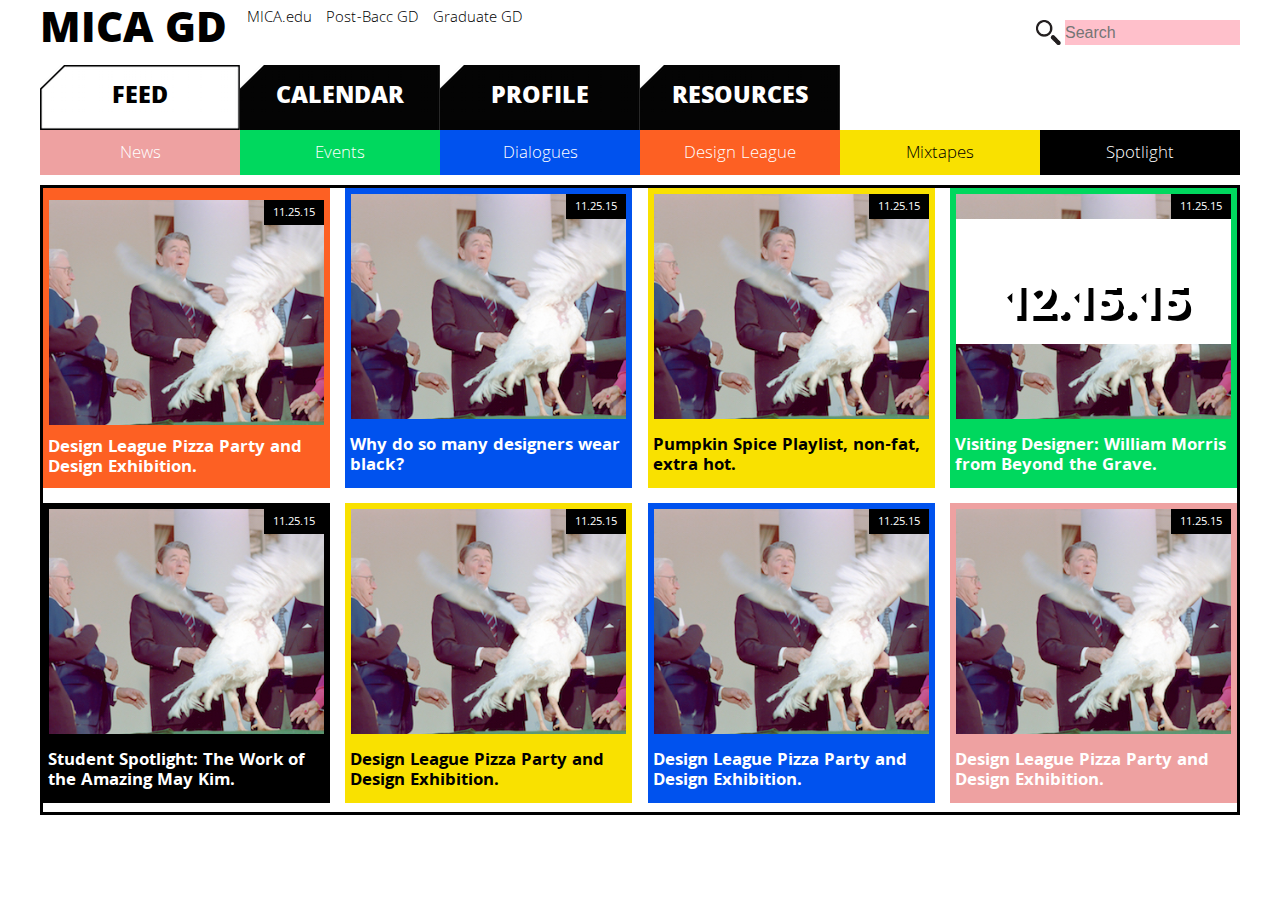
<file: index.html>
<!doctype html>
<html class="no-js" lang="">
  <head>
    <meta charset="utf-8">
    <meta http-equiv="x-ua-compatible" content="ie=edge">
    <title></title>
    <meta name="description" content="">
    <meta name="viewport" content="width=device-width, initial-scale=1">
<link href='https://fonts.googleapis.com/css?family=Khula:400,800,700,600,300' rel='stylesheet' type='text/css'>
    <link rel="apple-touch-icon" href="apple-touch-icon.png">
    <!-- Place favicon.ico in the root directory -->

    <!--
    @NOTE Choose a "reset" stylesheet
    I've enabled santize by default, but you can also choose
    Normalize
    Eric Meyer's Reset
    -->
    <link rel="stylesheet" href="css/sanitize.css">
    <!-- <link rel="stylesheet" href="css/vendor/normalize.css"> -->
    <!-- <link rel="stylesheet" href="css/vendor/reset.css"> -->

    <!--
    @NOTE Enable Skeleton's Grid
    -->
    <!-- <link rel="stylesheet" href="css/vendor/skeleton.css"> -->

    <!--
    @NOTE Enable Boilerplate's helpers
    This include some simple utility classes
    -->
    <!-- <link rel="stylesheet" href="css/vendor/boilerplate.css"> -->

    <!--
    @NOTE Enable Skeleton's basic styling
    This styles things like buttons and tables.
    -->
    <!-- <link rel="stylesheet" href="css/vendor/skeleton-styles.css"> -->


    <link rel="stylesheet" href="css/main.css">

    <!-- Modernizr detects a browsers different capabilities -->
    <script src="js/vendor/modernizr-2.8.3.min.js"></script>
  </head>
  <body>
   <div class="header">
       
         <div class="topcontainer"><div class="logo">MICA GD</div><div class="extnav"><ul><li>MICA.edu</li><li>Post-Bacc GD</li><li>Graduate GD</li></ul></div><div class="search">
    
        <form>
            <input type="button">
            <input type="search" placeholder="Search">
             

        </form>
    
    


</div></div>
         <div class="mainnav">
            <div class="mainbuttonwhite">FEED</div>
            <div class="mainbuttonblack">CALENDAR</div>
            <div class="mainbuttonblack">PROFILE</div>
            <div class="mainbuttonblack">RESOURCES</div>

         </div>
         <div class="filternav">
            <div class="filterbutton pink">News</div>
            <div class="filterbutton green">Events</div>
            <div class="filterbutton blue">Dialogues</div>
            <div class="filterbutton red">Design League</div>
            <div class="filterbutton yellow">Mixtapes</div>
            <div class="filterbutton black">Spotlight</div>
        </div>
         
         <div class="socialmedia"></div>
</div>
<div class="container">



<div class="contentcontainer">
<div class="contentbox red">
    <a href="EventPage.html"><div class="contentimage"></a><div class="contentdate">11.25.15</div></div>
<div class="contenttitle">Design League Pizza Party and Design Exhibition.</div>

</div>

<div class="contentbox blue">
     <div class="contentimage"><div class="contentdate">11.25.15</div></div>
<div class="contenttitle">Why do so many designers wear black?</div>

</div>

<div class="contentbox yellow">
     <div class="contentimage"><div class="contentdate">11.25.15</div></div>
<div class="contenttitle">Pumpkin Spice Playlist, non-fat, extra hot.</div>

</div>



<div class="contentbox green">
     <div class="contentimage"><div class="contentdate">11.25.15</div><div class="eventdate">12.15.15</div></div>
<div class="contenttitle">Visiting Designer: William Morris from Beyond the Grave.</div>

</div>

<div class="contentbox black">
     <div class="contentimage"><div class="contentdate">11.25.15</div></div>
<div class="contenttitle">Student Spotlight: The Work of the Amazing May Kim.</div>

</div>

<div class="contentbox yellow">
     <div class="contentimage"><div class="contentdate">11.25.15</div></div>
<div class="contenttitle">Design League Pizza Party and Design Exhibition.</div>

</div>

<div class="contentbox blue">
     <div class="contentimage"><div class="contentdate">11.25.15</div></div>
<div class="contenttitle">Design League Pizza Party and Design Exhibition.</div>

</div>

<div class="contentbox pink">
     <div class="contentimage"><div class="contentdate">11.25.15</div></div>
<div class="contenttitle">Design League Pizza Party and Design Exhibition.</div>

</div>

<div class="contentbox red">
     <div class="contentimage"><div class="contentdate">11.25.15</div></div>
<div class="contenttitle">Design League Pizza Party and Design Exhibition.</div>



</div>


</div>
</div>


</div>




</div>
   
  </body>
</html>
</file>
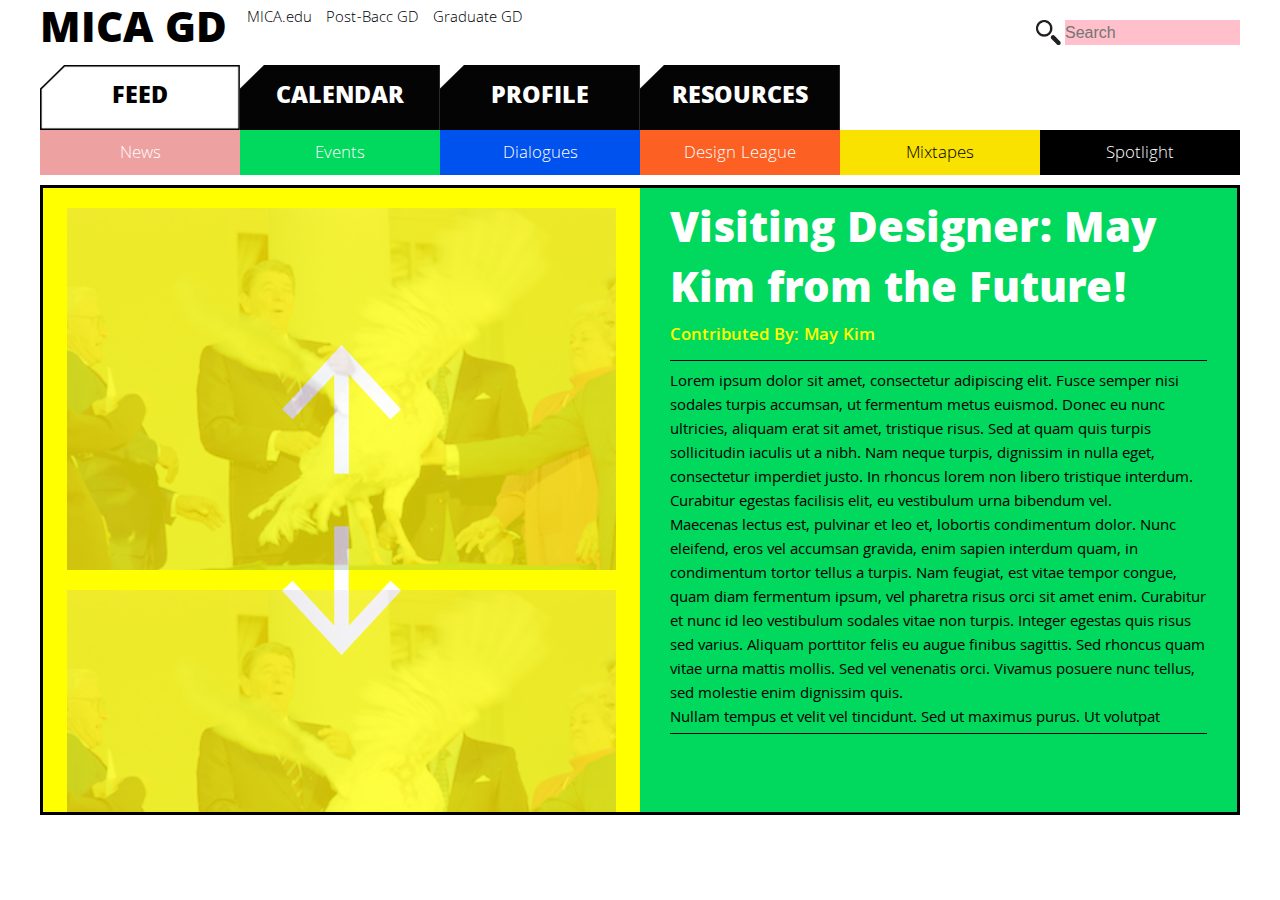
<file: EventPage.html>
<!doctype html>
<html class="no-js" lang="">
  <head>
    <meta charset="utf-8">
    <meta http-equiv="x-ua-compatible" content="ie=edge">
    <title></title>
    <meta name="description" content="">
    <meta name="viewport" content="width=device-width, initial-scale=1">
<link href='https://fonts.googleapis.com/css?family=Khula:400,800,700,600,300' rel='stylesheet' type='text/css'>
    <link rel="apple-touch-icon" href="apple-touch-icon.png">
    <!-- Place favicon.ico in the root directory -->

    <!--
    @NOTE Choose a "reset" stylesheet
    I've enabled santize by default, but you can also choose
    Normalize
    Eric Meyer's Reset
    -->
    <link rel="stylesheet" href="css/sanitize.css">
    <!-- <link rel="stylesheet" href="css/vendor/normalize.css"> -->
    <!-- <link rel="stylesheet" href="css/vendor/reset.css"> -->

    <!--
    @NOTE Enable Skeleton's Grid
    -->
    <!-- <link rel="stylesheet" href="css/vendor/skeleton.css"> -->

    <!--
    @NOTE Enable Boilerplate's helpers
    This include some simple utility classes
    -->
    <!-- <link rel="stylesheet" href="css/vendor/boilerplate.css"> -->

    <!--
    @NOTE Enable Skeleton's basic styling
    This styles things like buttons and tables.
    -->
    <!-- <link rel="stylesheet" href="css/vendor/skeleton-styles.css"> -->


    <link rel="stylesheet" href="css/EventPage.css">

    <!-- Modernizr detects a browsers different capabilities -->
    <script src="js/vendor/modernizr-2.8.3.min.js"></script>
  </head>
  <body>
   <div class="header">
       
         <div class="topcontainer"><div class="logo">MICA GD</div><div class="extnav"><ul><li>MICA.edu</li><li>Post-Bacc GD</li><li>Graduate GD</li></ul></div><div class="search">
    
        <form>
            <input type="button">
            <input type="search" placeholder="Search">
             

        </form>
    
   


</div></div>
         <div class="mainnav">
            <div class="mainbuttonwhite"><a href="" class="blacklink">FEED</a></div>
            <div class="mainbuttonblack"><a href="" class="whitelink">CALENDAR</a></div>
            <div class="mainbuttonblack"><a href="" class="whitelink">PROFILE</a></div>
            <div class="mainbuttonblack"><a href="" class="whitelink">RESOURCES</a></div>

         </div>
         <div class="filternav">
            <div class="filterbutton pink">News</div>
            <div class="filterbutton green">Events</div>
            <div class="filterbutton blue">Dialogues</div>
            <div class="filterbutton red">Design League</div>
            <div class="filterbutton yellow">Mixtapes</div>
            <div class="filterbutton black">Spotlight</div>
        </div>
         
         <div class="socialmedia"></div>
</div>


<div class="container">



<div class="leftContainer">
    <img src="img/reagan.jpg">
      <img src="img/reagan.jpg">
        <img src="img/reagan.jpg">
          <img src="img/reagan.jpg">
            <img src="img/reagan.jpg">

</div>

<div class="rightContainer">

    <div class="title">Visiting Designer: May Kim from the Future!</div>
    <div class="contributor">Contributed By:  May Kim<br></div>
    <div class="contenttext"><p>Lorem ipsum dolor sit amet, consectetur adipiscing elit. Fusce semper nisi sodales turpis accumsan, ut fermentum metus euismod. Donec eu nunc ultricies, aliquam erat sit amet, tristique risus. Sed at quam quis turpis sollicitudin iaculis ut a nibh. Nam neque turpis, dignissim in nulla eget, consectetur imperdiet justo. In rhoncus lorem non libero tristique interdum. Curabitur egestas facilisis elit, eu vestibulum urna bibendum vel.

        <P> Maecenas lectus est, pulvinar et leo et, lobortis condimentum dolor. Nunc eleifend, eros vel accumsan gravida, enim sapien interdum quam, in condimentum tortor tellus a turpis. Nam feugiat, est vitae tempor congue, quam diam fermentum ipsum, vel pharetra risus orci sit amet enim. Curabitur et nunc id leo vestibulum sodales vitae non turpis. Integer egestas quis risus sed varius. Aliquam porttitor felis eu augue finibus sagittis. Sed rhoncus quam vitae urna mattis mollis. Sed vel venenatis orci. Vivamus posuere nunc tellus, sed molestie enim dignissim quis.

<p>Nullam tempus et velit vel tincidunt. Sed ut maximus purus. Ut volutpat viverra massa, ac semper nisi imperdiet in. In tempus magna feugiat mollis euismod. Phasellus lacinia est orci, ut tincidunt ipsum laoreet ac. Pellentesque tincidunt mollis aliquet. Curabitur et dolor ut elit sagittis egestas vel nec mi. Ut pulvinar libero et ullamcorper luctus. Cras quis velit ex. Mauris rhoncus sollicitudin iaculis. In sollicitudin pulvinar metus at rhoncus. Nam facilisis posuere ipsum non maximus. Morbi fermentum felis at ligula mollis, eget gravida massa venenatis.</div>



</div>


</div>


</div>
   
  </body>
</html>
</file>
<file: css/sanitize.css>
/*
# sanitize.css
Render elements consistently. Style with best practices.

sanitize.css makes browsers render elements consistently and allows you to style with today’s best practices out-of-the-box.
CSS inheritance is assigned universally so that styles cascade naturally and consistently. Wherever possible, the box model operates more intuitively.

Every normalization and opinionated default is carefully documented. Visit the GitHub page to learn more about these optimizations and others.
 */
/*! sanitize.css | CC0 Public Domain | github.com/jonathantneal/sanitize.css */
pre,textarea{overflow:auto}
:root,[aria-disabled]{cursor:default}
[hidden],audio:not([controls]),template{display:none}
button{overflow:visible}
details,main,summary{display:block}
input[type=number]{width:auto}
input[type=search]{-webkit-appearance:textfield}
input[type=search]::-webkit-search-cancel-button,input[type=search]::-webkit-search-decoration{-webkit-appearance:none}
progress{display:inline-block}
small{font-size:75%}
textarea{resize:vertical}
*,::after,::before{box-sizing:inherit;border-style:solid;border-width:0}
*{background-color:inherit;font-size:inherit;line-height:inherit;margin:0;padding:0}
::after,::before{text-decoration:inherit;vertical-align:inherit}
:root{-ms-overflow-style:-ms-autohiding-scrollbar;overflow-y:scroll;-webkit-text-size-adjust:100%;box-sizing:border-box;font:1pc/1.5 sans-serif;text-rendering:optimizeLegibility}
html{background-color:#FFF;color:#000}
a{text-decoration:none}
audio,canvas,iframe,img,svg,video{vertical-align:middle}
button,input,select,textarea{background-color:transparent;color:inherit;font-family:inherit;font-style:inherit;font-weight:inherit}
[type=number],[type=search],[type=submit],[type=tel],[type=text],[type=time],[type=url],[type=week],[type=button],[type=date],[type=datetime],[type=datetime-local],[type=email],[type=month],[type=password],[type=reset],button,select,textarea{min-height:1.5em}
code,kbd,pre,samp{font-family:monospace,monospace}
nav ol,nav ul{list-style:none}
select{-moz-appearance:none;-webkit-appearance:none}
select::-ms-expand{display:none}
select::-ms-value{color:currentColor}
table{border-collapse:collapse;border-spacing:0}
::selection{background-color:#B3D4FC;text-shadow:none}
[aria-busy=true]{cursor:progress}
[aria-controls]{cursor:pointer}
[hidden][aria-hidden=false]{clip:rect(0 0 0 0);display:inherit;position:absolute}
[hidden][aria-hidden=false]:focus{clip:auto}
/*# sourceMappingURL=sanitize.css.map */
</file>
<file: css/vendor/skeleton.css>
/*
* Skeleton V2.0.4
* Copyright 2014, Dave Gamache
* www.getskeleton.com
* Free to use under the MIT license.
* http://www.opensource.org/licenses/mit-license.php
* 12/29/2014
*/


/* Table of contents
––––––––––––––––––––––––––––––––––––––––––––––––––
- Grid
- Base Styles
- Typography
- Links
- Buttons
- Forms
- Lists
- Code
- Tables
- Spacing
- Utilities
- Clearing
- Media Queries
*/


/* Grid
–––––––––––––––––––––––––––––––––––––––––––––––––– */
.container {
  position: relative;
  width: 100%;
  max-width: 960px;
  margin: 0 auto;
  padding: 0 20px;
  box-sizing: border-box; }
.column,
.columns {
  width: 100%;
  float: left;
  box-sizing: border-box; }

/* For devices larger than 400px */
@media (min-width: 400px) {
  .container {
    width: 85%;
    padding: 0; }
}

/* For devices larger than 550px */
@media (min-width: 550px) {
  .container {
    width: 80%; }
  .column,
  .columns {
    margin-left: 4%; }
  .column:first-child,
  .columns:first-child {
    margin-left: 0; }

  .one.column,
  .one.columns                    { width: 4.66666666667%; }
  .two.columns                    { width: 13.3333333333%; }
  .three.columns                  { width: 22%;            }
  .four.columns                   { width: 30.6666666667%; }
  .five.columns                   { width: 39.3333333333%; }
  .six.columns                    { width: 48%;            }
  .seven.columns                  { width: 56.6666666667%; }
  .eight.columns                  { width: 65.3333333333%; }
  .nine.columns                   { width: 74.0%;          }
  .ten.columns                    { width: 82.6666666667%; }
  .eleven.columns                 { width: 91.3333333333%; }
  .twelve.columns                 { width: 100%; margin-left: 0; }

  .one-third.column               { width: 30.6666666667%; }
  .two-thirds.column              { width: 65.3333333333%; }

  .one-half.column                { width: 48%; }

  /* Offsets */
  .offset-by-one.column,
  .offset-by-one.columns          { margin-left: 8.66666666667%; }
  .offset-by-two.column,
  .offset-by-two.columns          { margin-left: 17.3333333333%; }
  .offset-by-three.column,
  .offset-by-three.columns        { margin-left: 26%;            }
  .offset-by-four.column,
  .offset-by-four.columns         { margin-left: 34.6666666667%; }
  .offset-by-five.column,
  .offset-by-five.columns         { margin-left: 43.3333333333%; }
  .offset-by-six.column,
  .offset-by-six.columns          { margin-left: 52%;            }
  .offset-by-seven.column,
  .offset-by-seven.columns        { margin-left: 60.6666666667%; }
  .offset-by-eight.column,
  .offset-by-eight.columns        { margin-left: 69.3333333333%; }
  .offset-by-nine.column,
  .offset-by-nine.columns         { margin-left: 78.0%;          }
  .offset-by-ten.column,
  .offset-by-ten.columns          { margin-left: 86.6666666667%; }
  .offset-by-eleven.column,
  .offset-by-eleven.columns       { margin-left: 95.3333333333%; }

  .offset-by-one-third.column,
  .offset-by-one-third.columns    { margin-left: 34.6666666667%; }
  .offset-by-two-thirds.column,
  .offset-by-two-thirds.columns   { margin-left: 69.3333333333%; }

  .offset-by-one-half.column,
  .offset-by-one-half.columns     { margin-left: 52%; }

}


/* Clearing
–––––––––––––––––––––––––––––––––––––––––––––––––– */

/* Self Clearing Goodness */
.container:after,
.row:after,
.u-cf {
  content: "";
  display: table;
  clear: both; }


/* Media Queries
–––––––––––––––––––––––––––––––––––––––––––––––––– */
/*
Note: The best way to structure the use of media queries is to create the queries
near the relevant code. For example, if you wanted to change the styles for buttons
on small devices, paste the mobile query code up in the buttons section and style it
there.
*/


/* Larger than mobile */
@media (min-width: 400px) {}

/* Larger than phablet (also point when grid becomes active) */
@media (min-width: 550px) {}

/* Larger than tablet */
@media (min-width: 750px) {}

/* Larger than desktop */
@media (min-width: 1000px) {}

/* Larger than Desktop HD */
@media (min-width: 1200px) {}
</file>
<file: css/vendor/boilerplate.css>
/*! HTML5 Boilerplate v5.2.0 | MIT License | https://html5boilerplate.com/ */

/*
 * What follows is the result of much research on cross-browser styling.
 * Credit left inline and big thanks to Nicolas Gallagher, Jonathan Neal,
 * Kroc Camen, and the H5BP dev community and team.
 */

/* ==========================================================================
   Base styles: opinionated defaults
   ========================================================================== */

html {
    color: #222;
    font-size: 1em;
    line-height: 1.4;
}

/*
 * Remove text-shadow in selection highlight:
 * https://twitter.com/miketaylr/status/12228805301
 *
 * These selection rule sets have to be separate.
 * Customize the background color to match your design.
 */

::-moz-selection {
    background: #b3d4fc;
    text-shadow: none;
}

::selection {
    background: #b3d4fc;
    text-shadow: none;
}

/*
 * A better looking default horizontal rule
 */

hr {
    display: block;
    height: 1px;
    border: 0;
    border-top: 1px solid #ccc;
    margin: 1em 0;
    padding: 0;
}

/*
 * Remove the gap between audio, canvas, iframes,
 * images, videos and the bottom of their containers:
 * https://github.com/h5bp/html5-boilerplate/issues/440
 */

audio,
canvas,
iframe,
img,
svg,
video {
    vertical-align: middle;
}

/*
 * Remove default fieldset styles.
 */

fieldset {
    border: 0;
    margin: 0;
    padding: 0;
}

/*
 * Allow only vertical resizing of textareas.
 */

textarea {
    resize: vertical;
}

/* ==========================================================================
   Browser Upgrade Prompt
   ========================================================================== */

.browserupgrade {
    margin: 0.2em 0;
    background: #ccc;
    color: #000;
    padding: 0.2em 0;
}

/* ==========================================================================
   Author's custom styles
   ========================================================================== */

















/* ==========================================================================
   Helper classes
   ========================================================================== */

/*
 * Hide visually and from screen readers:
 */

.hidden {
    display: none !important;
}

/*
 * Hide only visually, but have it available for screen readers:
 * http://snook.ca/archives/html_and_css/hiding-content-for-accessibility
 */

.visuallyhidden {
    border: 0;
    clip: rect(0 0 0 0);
    height: 1px;
    margin: -1px;
    overflow: hidden;
    padding: 0;
    position: absolute;
    width: 1px;
}

/*
 * Extends the .visuallyhidden class to allow the element
 * to be focusable when navigated to via the keyboard:
 * https://www.drupal.org/node/897638
 */

.visuallyhidden.focusable:active,
.visuallyhidden.focusable:focus {
    clip: auto;
    height: auto;
    margin: 0;
    overflow: visible;
    position: static;
    width: auto;
}

/*
 * Hide visually and from screen readers, but maintain layout
 */

.invisible {
    visibility: hidden;
}

/*
 * Clearfix: contain floats
 *
 * For modern browsers
 * 1. The space content is one way to avoid an Opera bug when the
 *    `contenteditable` attribute is included anywhere else in the document.
 *    Otherwise it causes space to appear at the top and bottom of elements
 *    that receive the `clearfix` class.
 * 2. The use of `table` rather than `block` is only necessary if using
 *    `:before` to contain the top-margins of child elements.
 */

.clearfix:before,
.clearfix:after {
    content: " "; /* 1 */
    display: table; /* 2 */
}

.clearfix:after {
    clear: both;
}

/* ==========================================================================
   EXAMPLE Media Queries for Responsive Design.
   These examples override the primary ('mobile first') styles.
   Modify as content requires.
   ========================================================================== */

@media only screen and (min-width: 35em) {
    /* Style adjustments for viewports that meet the condition */
}

@media print,
       (-webkit-min-device-pixel-ratio: 1.25),
       (min-resolution: 1.25dppx),
       (min-resolution: 120dpi) {
    /* Style adjustments for high resolution devices */
}

/* ==========================================================================
   Print styles.
   Inlined to avoid the additional HTTP request:
   http://www.phpied.com/delay-loading-your-print-css/
   ========================================================================== */

@media print {
    *,
    *:before,
    *:after {
        background: transparent !important;
        color: #000 !important; /* Black prints faster:
                                   http://www.sanbeiji.com/archives/953 */
        box-shadow: none !important;
        text-shadow: none !important;
    }

    a,
    a:visited {
        text-decoration: underline;
    }

    a[href]:after {
        content: " (" attr(href) ")";
    }

    abbr[title]:after {
        content: " (" attr(title) ")";
    }

    /*
     * Don't show links that are fragment identifiers,
     * or use the `javascript:` pseudo protocol
     */

    a[href^="#"]:after,
    a[href^="javascript:"]:after {
        content: "";
    }

    pre,
    blockquote {
        border: 1px solid #999;
        page-break-inside: avoid;
    }

    /*
     * Printing Tables:
     * http://css-discuss.incutio.com/wiki/Printing_Tables
     */

    thead {
        display: table-header-group;
    }

    tr,
    img {
        page-break-inside: avoid;
    }

    img {
        max-width: 100% !important;
    }

    p,
    h2,
    h3 {
        orphans: 3;
        widows: 3;
    }

    h2,
    h3 {
        page-break-after: avoid;
    }
}
</file>
<file: css/vendor/skeleton-styles.css>
/*
* Skeleton V2.0.4
* Copyright 2014, Dave Gamache
* www.getskeleton.com
* Free to use under the MIT license.
* http://www.opensource.org/licenses/mit-license.php
* 12/29/2014
*/

/* Base Styles
–––––––––––––––––––––––––––––––––––––––––––––––––– */
/* NOTE
html is set to 62.5% so that all the REM measurements throughout Skeleton
are based on 10px sizing. So basically 1.5rem = 15px :) */
html {
  font-size: 62.5%; }
body {
  font-size: 1.5em; /* currently ems cause chrome bug misinterpreting rems on body element */
  line-height: 1.6;
  font-weight: 400;
  font-family: "Raleway", "HelveticaNeue", "Helvetica Neue", Helvetica, Arial, sans-serif;
  color: #222; }


/* Typography
–––––––––––––––––––––––––––––––––––––––––––––––––– */
h1, h2, h3, h4, h5, h6 {
  margin-top: 0;
  margin-bottom: 2rem;
  font-weight: 300; }
h1 { font-size: 4.0rem; line-height: 1.2;  letter-spacing: -.1rem;}
h2 { font-size: 3.6rem; line-height: 1.25; letter-spacing: -.1rem; }
h3 { font-size: 3.0rem; line-height: 1.3;  letter-spacing: -.1rem; }
h4 { font-size: 2.4rem; line-height: 1.35; letter-spacing: -.08rem; }
h5 { font-size: 1.8rem; line-height: 1.5;  letter-spacing: -.05rem; }
h6 { font-size: 1.5rem; line-height: 1.6;  letter-spacing: 0; }

/* Larger than phablet */
@media (min-width: 550px) {
  h1 { font-size: 5.0rem; }
  h2 { font-size: 4.2rem; }
  h3 { font-size: 3.6rem; }
  h4 { font-size: 3.0rem; }
  h5 { font-size: 2.4rem; }
  h6 { font-size: 1.5rem; }
}

p {
  margin-top: 0; }


/* Links
–––––––––––––––––––––––––––––––––––––––––––––––––– */
a {
  color: #1EAEDB; }
a:hover {
  color: #0FA0CE; }


/* Buttons
–––––––––––––––––––––––––––––––––––––––––––––––––– */
.button,
button,
input[type="submit"],
input[type="reset"],
input[type="button"] {
  display: inline-block;
  height: 38px;
  padding: 0 30px;
  color: #555;
  text-align: center;
  font-size: 11px;
  font-weight: 600;
  line-height: 38px;
  letter-spacing: .1rem;
  text-transform: uppercase;
  text-decoration: none;
  white-space: nowrap;
  background-color: transparent;
  border-radius: 4px;
  border: 1px solid #bbb;
  cursor: pointer;
  box-sizing: border-box; }
.button:hover,
button:hover,
input[type="submit"]:hover,
input[type="reset"]:hover,
input[type="button"]:hover,
.button:focus,
button:focus,
input[type="submit"]:focus,
input[type="reset"]:focus,
input[type="button"]:focus {
  color: #333;
  border-color: #888;
  outline: 0; }
.button.button-primary,
button.button-primary,
input[type="submit"].button-primary,
input[type="reset"].button-primary,
input[type="button"].button-primary {
  color: #FFF;
  background-color: #33C3F0;
  border-color: #33C3F0; }
.button.button-primary:hover,
button.button-primary:hover,
input[type="submit"].button-primary:hover,
input[type="reset"].button-primary:hover,
input[type="button"].button-primary:hover,
.button.button-primary:focus,
button.button-primary:focus,
input[type="submit"].button-primary:focus,
input[type="reset"].button-primary:focus,
input[type="button"].button-primary:focus {
  color: #FFF;
  background-color: #1EAEDB;
  border-color: #1EAEDB; }


/* Forms
–––––––––––––––––––––––––––––––––––––––––––––––––– */
input[type="email"],
input[type="number"],
input[type="search"],
input[type="text"],
input[type="tel"],
input[type="url"],
input[type="password"],
textarea,
select {
  height: 38px;
  padding: 6px 10px; /* The 6px vertically centers text on FF, ignored by Webkit */
  background-color: #fff;
  border: 1px solid #D1D1D1;
  border-radius: 4px;
  box-shadow: none;
  box-sizing: border-box; }
/* Removes awkward default styles on some inputs for iOS */
input[type="email"],
input[type="number"],
input[type="search"],
input[type="text"],
input[type="tel"],
input[type="url"],
input[type="password"],
textarea {
  -webkit-appearance: none;
     -moz-appearance: none;
          appearance: none; }
textarea {
  min-height: 65px;
  padding-top: 6px;
  padding-bottom: 6px; }
input[type="email"]:focus,
input[type="number"]:focus,
input[type="search"]:focus,
input[type="text"]:focus,
input[type="tel"]:focus,
input[type="url"]:focus,
input[type="password"]:focus,
textarea:focus,
select:focus {
  border: 1px solid #33C3F0;
  outline: 0; }
label,
legend {
  display: block;
  margin-bottom: .5rem;
  font-weight: 600; }
fieldset {
  padding: 0;
  border-width: 0; }
input[type="checkbox"],
input[type="radio"] {
  display: inline; }
label > .label-body {
  display: inline-block;
  margin-left: .5rem;
  font-weight: normal; }


/* Lists
–––––––––––––––––––––––––––––––––––––––––––––––––– */
ul {
  list-style: circle inside; }
ol {
  list-style: decimal inside; }
ol, ul {
  padding-left: 0;
  margin-top: 0; }
ul ul,
ul ol,
ol ol,
ol ul {
  margin: 1.5rem 0 1.5rem 3rem;
  font-size: 90%; }
li {
  margin-bottom: 1rem; }


/* Code
–––––––––––––––––––––––––––––––––––––––––––––––––– */
code {
  padding: .2rem .5rem;
  margin: 0 .2rem;
  font-size: 90%;
  white-space: nowrap;
  background: #F1F1F1;
  border: 1px solid #E1E1E1;
  border-radius: 4px; }
pre > code {
  display: block;
  padding: 1rem 1.5rem;
  white-space: pre; }


/* Tables
–––––––––––––––––––––––––––––––––––––––––––––––––– */
th,
td {
  padding: 12px 15px;
  text-align: left;
  border-bottom: 1px solid #E1E1E1; }
th:first-child,
td:first-child {
  padding-left: 0; }
th:last-child,
td:last-child {
  padding-right: 0; }


/* Spacing
–––––––––––––––––––––––––––––––––––––––––––––––––– */
button,
.button {
  margin-bottom: 1rem; }
input,
textarea,
select,
fieldset {
  margin-bottom: 1.5rem; }
pre,
blockquote,
dl,
figure,
table,
p,
ul,
ol,
form {
  margin-bottom: 2.5rem; }


/* Utilities
–––––––––––––––––––––––––––––––––––––––––––––––––– */
.u-full-width {
  width: 100%;
  box-sizing: border-box; }
.u-max-full-width {
  max-width: 100%;
  box-sizing: border-box; }
.u-pull-right {
  float: right; }
.u-pull-left {
  float: left; }


/* Misc
–––––––––––––––––––––––––––––––––––––––––––––––––– */
hr {
  margin-top: 3rem;
  margin-bottom: 3.5rem;
  border-width: 0;
  border-top: 1px solid #E1E1E1; }
</file>
<file: css/main.css>
html{box-sizing:border-box;


}


body{


}


li{
	display: inline-block;
	margin: 7px;
	text-align: center;

}


li:hover{
	color:#00D85E;

}



.header{
	width: 1200px;
	height: 175px;
	background-color: white;
	margin-top: 0px;
	margin-right: auto;
	margin-left: auto;
	overflow:hidden;



}


.mainnav{
	width: 800px;
	height: 65px;
	margin-right: 0px;
	display: flex;
	align-content:center;
	




}

.mainbuttonblack:hover{
	color:yellow;
	

}

.mainbuttonwhite{
	height: 65px;
	background-image:url("../img/mainbuttonwhite.png");
	width:200px;
	background-origin: border-box;
background-size:cover;
background-position: fixed;
background-repeat: no-repeat;
box-sizing:border-box;
overflow: hidden;

font-family: 'Khula', sans-serif;
font-weight: 800;
text-align: center;
padding-top: .6em;
font-size: 25px;

	
} 




.mainbuttonblack{
	height: 65px;
	background-image:url("../img/mainbuttonblack.png");
		width:200px;
	background-origin: border-box;
background-size:cover;
background-position: fixed;
background-repeat: no-repeat;
box-sizing:border-box;
overflow: hidden;

	
font-family: 'Khula', sans-serif;
font-weight: 800;
font-size: 25px;
color: white;
text-align: center;
padding-top: .6em;
	


}





.topcontainer{
	width: 1200px;
	height: 65px;
		display: flex;



}

input[type=search] {
  border: 0;
  border-radius: 0;
  background-color: pink;
  width: 175px;
    height: 25px;
margin:0px;
  -webkit-appearance: none;
  display: inline-block;
  color: black;
 
  box-sizing:border-box;
}

input[type=button] {
  border: 0;
  border-radius: 0;
  background-color:white;
  background-image: url("../img/search2.png");
  background-size: cover;
  background-repeat: no-repeat;
  box-shadow: 0;
  width: 25px;
  height: 25px;
  display: inline-block;

box-sizing:border-box;
  -webkit-appearance: none;
}

.extnav{width:400px;
background-color: white;
box-sizing:border-box;
font-family: "khula";
font-weight: 200}

.search{width:400px;
box-sizing:border-box;
margin-left:200px;
display: flex;
flex-direction:row-reverse;
align-items:center;
box-sizing:border-box;}


.logo{
	width: 200px;
	color: black;
background-color: white;
box-sizing:border-box;
overflow: hidden;

font-family: 'Khula', sans-serif;
font-weight: 800;
font-size: 45px;
}

.filternav{
height: 45px;
width: 100%;
background-color: pink;
display: flex;

box-sizing:border-box;


}


.filterbutton{
	flex-grow:1;
	background-color: red;
	height: 45px;
	width: 100px;
	font-family: 'Khula', sans-serif;
	font-weight: 300;
	font-size: 18px;
	text-align: center;
	padding-top:.6em;

box-sizing:border-box;
}
.filterbutton:hover{
	color:yellow;
}

.container{
	width: 1200px;
	height: 70vh;
	background-color: white;
	margin: 10px auto;
	min-height: 300px;
	overflow: scroll;
	border: black solid 3px;
	box-sizing:border-box;



}

.contentcontainer{
	background-color:white;
	height: 100%;
	width: 100%;
	display: flex;
	justify-content:space-between;
	flex-wrap:wrap;
	box-sizing:border-box;
	

}

.contentbox{
height: 300px;
width: 24%;

background-color: black;
box-sizing:border-box;
margin-bottom: 15px;
display: flex;
flex-direction:column;
justify-content:space-around;
align-items:center;
}
.red{
background-color: #FD6023;
color: white;
}

.yellow{
background-color: #F9E100;
color: black;
}

.blue{
	background-color: #0052EE;
	color:white;
}

.green{
background-color: #00D85E;
color:white;
}

.pink{
	background-color: #EEA1A1;
	color: white;

}

.black{
	background-color: black;
	color: white;

}





.contentimage{
	position: relative;
height: 75%;
width: 96%;
background-color: white;
  position: relative;
height: 75%;
width: 96%;
background-color: white;
display:flex;
    flex-direction:column;
    align-items:flex-end;

 
    overflow:hidden;
    background-image:url("../img/reagan.jpg");
    background-repeat: no-repeat;
    background-size: cover;

 
    overflow:hidden
}

}
.contentimage img {
	position: absolute;
    flex-shrink:0;
    min-width:100%;
    min-height:100%;
   
}

.contentdate{
background-color: black;
  color:white;
  height: 25px;
  width: 60px;
  font-size: 12px;
  box-sizing:border-box;
  text-align: center;
  font-family: "khula";
  padding-top: .4em
}

.eventdate{
width: 100%;
font-family: "khula";
font-size: 50px;
color: white;
text-align: center;
font-weight: 900;

padding-top:1em;
text-shadow: 5px 5px black;

}

.contenttitle{
	width: 100%;
	
	box-sizing:border-box;
	padding: 5px;
	font-size: 18px;
	font-family: 'Khula', sans-serif;
	font-weight: 700;
	line-height: 20px
}
</file>
<file: css/EventPage.css>
html{box-sizing:border-box;


}


body{


}


li{
	display: inline-block;
	margin: 7px;
	text-align: center;

}
a{
	text-decoration: none;
	color:none;
	background-color:transparent;

}

 .whitelink{color:white;}
 .whitelink:hover{color:yellow;}

.blacklink{color:black;}

li:hover{
	color:#00D85E;

}



.header{
	width: 1200px;
	height: 175px;
	background-color: white;
	margin-top: 0px;
	margin-right: auto;
	margin-left: auto;
	overflow:hidden;



}


.mainnav{
	width: 800px;
	height: 65px;
	margin-right: 0px;
	display: flex;
	align-content:center;
	




}

.mainbuttonwhite{
	height: 65px;
	background-image:url("../img/mainbuttonwhite.png");
	width:200px;
	background-origin: border-box;
background-size:cover;
background-position: fixed;
background-repeat: no-repeat;
box-sizing:border-box;
overflow: hidden;

font-family: 'Khula', sans-serif;
font-weight: 800;
text-align: center;
padding-top: .6em;
font-size: 25px;

	
} 




.mainbuttonblack{
	height: 65px;
	background-image:url("../img/mainbuttonblack.png");
		width:200px;
	background-origin: border-box;
background-size:cover;
background-position: fixed;
background-repeat: no-repeat;
box-sizing:border-box;
overflow: hidden;

	
font-family: 'Khula', sans-serif;
font-weight: 800;
font-size: 25px;
color: white;
text-align: center;
padding-top: .6em;
	


}





.topcontainer{
	width: 1200px;
	height: 65px;
		display: flex;



}

input[type=search] {
  border: 0;
  border-radius: 0;
  background-color: pink;
  width: 175px;
    height: 25px;
margin:0px;
  -webkit-appearance: none;
  display: inline-block;
  color: black;

  box-sizing:border-box;
}

input[type=button] {
  border: 0;
  border-radius: 0;
  background-color:white;
  background-image: url("../img/search2.png");
  background-size: cover;
  background-repeat: no-repeat;
  box-shadow: 0;
  width: 25px;
  height: 25px;
  display: inline-block;

box-sizing:border-box;
  -webkit-appearance: none;
}

.extnav{width:400px;
background-color: white;
box-sizing:border-box;
font-family: "khula";
font-weight: 200}

.search{width:400px;
box-sizing:border-box;
margin-left:200px;
display: flex;
flex-direction:row-reverse;
align-items:center;
box-sizing:border-box;}


.logo{
	width: 200px;
	color: black;
background-color: white;
box-sizing:border-box;
overflow: hidden;

font-family: 'Khula', sans-serif;
font-weight: 800;
font-size: 45px;
}

.filternav{
height: 45px;
width: 100%;
background-color: pink;
display: flex;

box-sizing:border-box;


}


.filterbutton{
	flex-grow:1;
	background-color: red;
	height: 45px;
	width: 100px;
	font-family: 'Khula', sans-serif;
	font-weight: 300;
	font-size: 18px;
	text-align: center;
	padding-top:.6em;

box-sizing:border-box;
}
.filterbutton:hover{
	color:yellow;
}

.container{
	width: 1200px;
	height: 70vh;
	margin: 10px auto;
	min-height: 300px;
	overflow: ;
	border: black solid 3px;
	box-sizing:border-box;
	background-color: #00D85E;
	display: flex;




}

.red{
background-color: #FD6023;
color: white;
}

.yellow{
background-color: #F9E100;
color: black;
}


.blue{
	background-color: #0052EE;
	color:white;
}

.green{
background-color: #00D85E;
color:white;
}

.pink{
	background-color: #EEA1A1;
	color: white;

}

.black{
	background-color: black;
	color: white;

}




.rightContainer{

width: 50%;
height: 100%;
box-sizing:border-box;
overflow: hidden;




}

.leftContainer{

width: 50%;
height: 100%;
box-sizing:border-box;


overflow-y:scroll;
overflow-x:hidden;
background-color: yellow;
background-image:url("../img/white-arrows.png");
background-position: center;
background-repeat: no-repeat;
background-size: 20%;

}


.leftContainer img{
width: 92%;
opacity:.25;
display: block;
    margin-left: auto;
    margin-right: auto;
    margin-top:20px;
}

.leftContainer img:hover{
opacity:1;
}



.title{
	font-family: 'Khula', sans-serif;
	font-size: 45px;
	font-weight: 900;
	line-height: 60px;
	color: white;
	width: 90%;
	
	margin-top: 15px;
	box-sizing:border-box;
display: block;
	margin-left: auto;
	margin-right: auto;



}

.contributor{
	font-family: 'Khula', sans-serif;
	font-size: 18px;
	font-weight:600;
	color: yellow;
	letter-spacing:.5;
	
	width: 90%;
	box-sizing:border-box;
	
		display: block;
	margin-left: auto;
	margin-right: auto;
	margin-bottom: 10px;
}

.contenttext{
	height: 60%;
font-family: 'Khula', sans-serif;
	font-size: 16px;
	font-weight:500;
	color:black;

	width: 90%;

	box-sizing:border-box;
	margin-bottom: 25px;
	border-bottom: 1px black solid;
border-top:1px solid black;
	display: block;
	margin-left: auto;
	margin-right: auto;
overflow: scroll;
padding-top: 10px;


}
</file>
